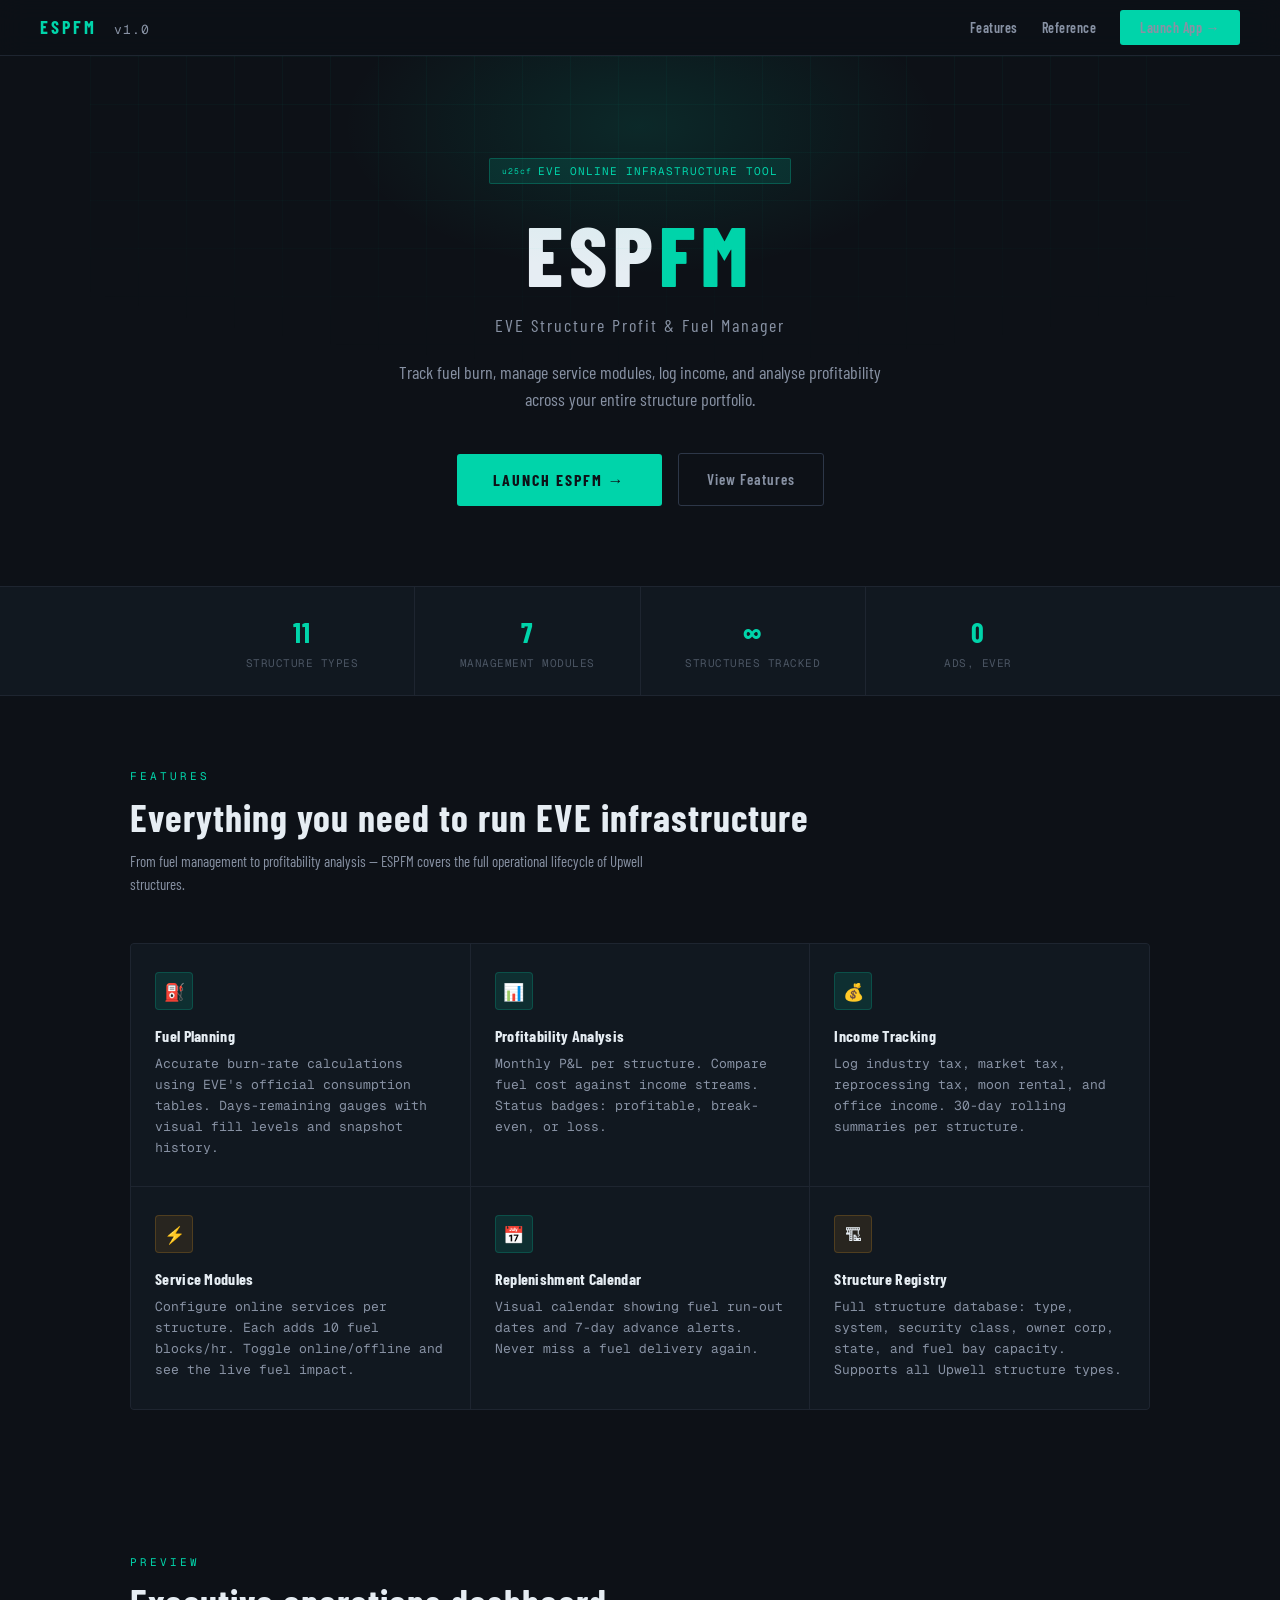
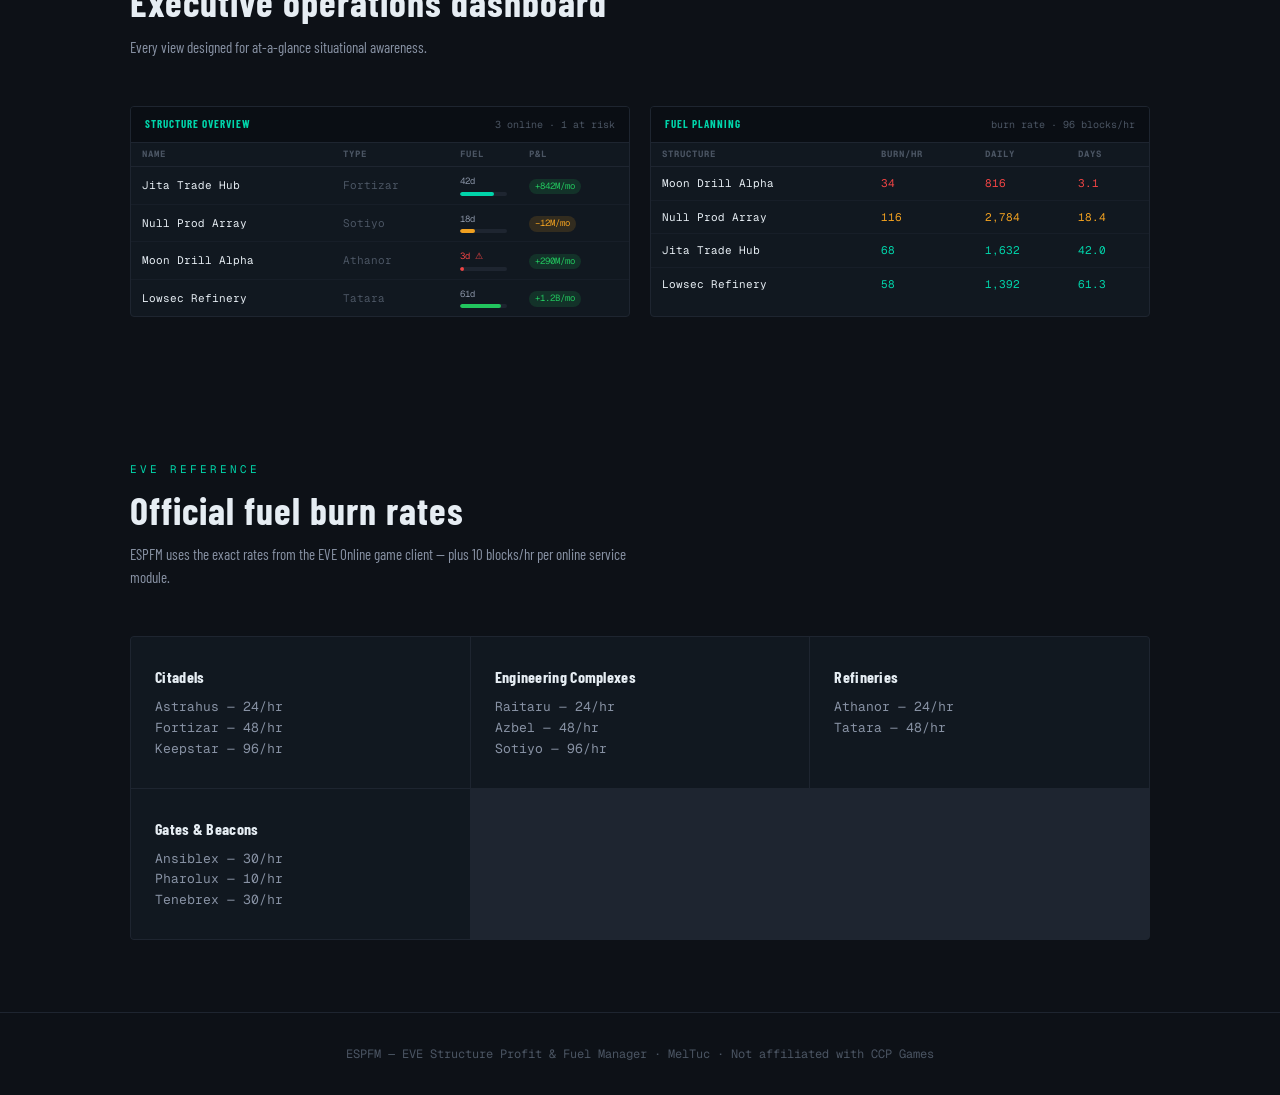
<file: templates/landing.html>
<!DOCTYPE html>
<html lang="en">
<head>
    <meta charset="UTF-8">
    <meta name="viewport" content="width=device-width, initial-scale=1.0">
    <title>ESPFM — EVE Structure Profit &amp; Fuel Manager</title>
    <meta name="description" content="Track structure fuel burn, operating costs, and profitability across your EVE Online infrastructure. Free, no ads.">
    <link rel="preconnect" href="https://fonts.googleapis.com">
    <link rel="preconnect" href="https://fonts.gstatic.com" crossorigin>
    <link href="https://fonts.googleapis.com/css2?family=Barlow+Condensed:wght@300;400;600;700;800&family=Geist+Mono:wght@400;500&display=swap" rel="stylesheet">
    <style>
        *, *::before, *::after { box-sizing: border-box; margin: 0; padding: 0; }
        :root {
            --bg:#0d1117; --bg2:#0a0e14; --surface:#111820; --border:#1e2530; --border2:#2d3748;
            --teal:#00d4aa; --teal-dim:rgba(0,212,170,0.12); --teal-glow:rgba(0,212,170,0.08);
            --amber:#f0a020; --amber-dim:rgba(240,160,32,0.10);
            --text:#e6edf3; --text-sub:#8892a4; --text-dim:#4b5563; --green:#22c55e;
        }
        html { scroll-behavior: smooth; }
        body { background:var(--bg); color:var(--text); font-family:'Barlow Condensed',sans-serif; line-height:1.5; overflow-x:hidden; }
        nav { position:sticky; top:0; z-index:100; display:flex; align-items:center; justify-content:space-between; padding:0 40px; height:56px; background:rgba(13,17,23,0.92); backdrop-filter:blur(12px); border-bottom:1px solid var(--border); }
        .nav-logo { font-size:18px; font-weight:700; color:var(--teal); letter-spacing:3px; }
        .nav-logo span { color:var(--text-sub); font-weight:400; font-size:13px; letter-spacing:1px; margin-left:10px; font-family:'Geist Mono',monospace; }
        .nav-links { display:flex; align-items:center; gap:24px; }
        .nav-links a { color:var(--text-sub); text-decoration:none; font-size:14px; font-weight:600; letter-spacing:0.5px; transition:color 0.15s; }
        .nav-links a:hover { color:var(--teal); }
        .btn-launch { padding:7px 20px; background:var(--teal); color:#0d1117; font-family:'Barlow Condensed',sans-serif; font-size:13px; font-weight:700; letter-spacing:1px; border:none; border-radius:3px; text-decoration:none; cursor:pointer; transition:opacity 0.15s; }
        .btn-launch:hover { opacity:0.88; }
        .hero { position:relative; padding:100px 40px 80px; text-align:center; overflow:hidden; }
        .hero-grid { position:absolute; inset:0; background-image:linear-gradient(rgba(0,212,170,0.04) 1px,transparent 1px),linear-gradient(90deg,rgba(0,212,170,0.04) 1px,transparent 1px); background-size:48px 48px; mask-image:radial-gradient(ellipse 80% 60% at 50% 0%,#000 40%,transparent 100%); }
        .hero-glow { position:absolute; top:-80px; left:50%; transform:translateX(-50%); width:600px; height:300px; background:radial-gradient(ellipse,rgba(0,212,170,0.12) 0%,transparent 70%); pointer-events:none; }
        .hero-badge { display:inline-flex; align-items:center; gap:6px; padding:4px 12px; background:var(--teal-dim); border:1px solid rgba(0,212,170,0.25); border-radius:2px; font-family:'Geist Mono',monospace; font-size:11px; color:var(--teal); letter-spacing:1px; margin-bottom:28px; }
        .hero-badge::before { content:'\u25cf'; font-size:8px; animation:pulse 2s infinite; }
        @keyframes pulse { 0%,100%{opacity:1} 50%{opacity:0.3} }
        .hero h1 { font-size:clamp(48px,8vw,84px); font-weight:800; letter-spacing:6px; color:var(--text); line-height:1; margin-bottom:16px; }
        .hero h1 span { color:var(--teal); }
        .hero-full { display:block; font-size:clamp(14px,2vw,18px); font-weight:400; color:var(--text-sub); letter-spacing:2px; margin-bottom:20px; }
        .hero-sub { font-size:clamp(15px,2vw,18px); color:var(--text-sub); max-width:520px; margin:0 auto 40px; font-weight:400; line-height:1.5; }
        .hero-actions { display:flex; align-items:center; justify-content:center; gap:16px; flex-wrap:wrap; }
        .btn-primary { display:inline-flex; align-items:center; gap:8px; padding:14px 36px; background:var(--teal); color:#0d1117; font-family:'Barlow Condensed',sans-serif; font-size:16px; font-weight:700; letter-spacing:2px; border:none; border-radius:3px; text-decoration:none; cursor:pointer; transition:all 0.15s; text-transform:uppercase; }
        .btn-primary:hover { opacity:0.88; transform:translateY(-1px); }
        .btn-secondary { display:inline-flex; align-items:center; gap:8px; padding:14px 28px; background:transparent; color:var(--text-sub); font-family:'Barlow Condensed',sans-serif; font-size:15px; font-weight:600; letter-spacing:1px; border:1px solid var(--border2); border-radius:3px; text-decoration:none; cursor:pointer; transition:all 0.15s; }
        .btn-secondary:hover { border-color:var(--teal); color:var(--teal); }
        .stats-bar-wrap { background:var(--surface); border-top:1px solid var(--border); border-bottom:1px solid var(--border); }
        .stats-bar { display:flex; justify-content:center; flex-wrap:wrap; max-width:900px; margin:0 auto; }
        .stat-item { flex:1; min-width:160px; padding:24px 32px; text-align:center; border-right:1px solid var(--border); }
        .stat-item:last-child { border-right:none; }
        .stat-val { font-size:28px; font-weight:700; color:var(--teal); letter-spacing:1px; }
        .stat-lbl { font-size:11px; color:var(--text-dim); font-family:'Geist Mono',monospace; margin-top:2px; letter-spacing:0.5px; }
        section { padding:72px 40px; max-width:1100px; margin:0 auto; }
        .section-label { font-family:'Geist Mono',monospace; font-size:11px; color:var(--teal); letter-spacing:3px; text-transform:uppercase; margin-bottom:10px; }
        .section-title { font-size:clamp(26px,4vw,38px); font-weight:700; letter-spacing:1px; color:var(--text); margin-bottom:10px; line-height:1.2; }
        .section-sub { font-size:15px; color:var(--text-sub); max-width:520px; margin-bottom:48px; }
        .feature-grid { display:grid; grid-template-columns:repeat(auto-fill,minmax(280px,1fr)); gap:1px; background:var(--border); border:1px solid var(--border); border-radius:4px; overflow:hidden; }
        .feature-card { background:var(--surface); padding:28px 24px; transition:background 0.15s; }
        .feature-card:hover { background:#131b24; }
        .feature-icon { width:38px; height:38px; display:flex; align-items:center; justify-content:center; background:var(--teal-dim); border:1px solid rgba(0,212,170,0.2); border-radius:4px; font-size:17px; margin-bottom:14px; }
        .feature-icon.amber { background:var(--amber-dim); border-color:rgba(240,160,32,0.2); }
        .feature-title { font-size:16px; font-weight:700; color:var(--text); margin-bottom:6px; letter-spacing:0.3px; }
        .feature-desc { font-size:13px; color:var(--text-sub); line-height:1.6; font-family:'Geist Mono',monospace; }
        .mock-wrap { display:grid; grid-template-columns:1fr 1fr; gap:20px; margin-top:48px; }
        @media(max-width:780px){.mock-wrap{grid-template-columns:1fr;}}
        .mock-panel { background:var(--surface); border:1px solid var(--border); border-radius:4px; overflow:hidden; }
        .mock-titlebar { background:var(--bg2); border-bottom:1px solid var(--border); padding:9px 14px; display:flex; align-items:center; justify-content:space-between; }
        .mock-title { font-size:11px; font-weight:700; letter-spacing:1px; color:var(--teal); }
        .mock-meta { font-size:10px; font-family:'Geist Mono',monospace; color:var(--text-dim); }
        .mock-table { width:100%; border-collapse:collapse; font-family:'Geist Mono',monospace; font-size:11px; }
        .mock-table th { padding:5px 11px; color:var(--text-dim); font-size:9px; letter-spacing:1px; text-align:left; border-bottom:1px solid var(--border); text-transform:uppercase; }
        .mock-table td { padding:8px 11px; border-bottom:1px solid rgba(30,37,48,0.5); color:var(--text-sub); }
        .mock-table td.name { color:var(--text); }
        .mock-table tr:last-child td { border-bottom:none; }
        .mock-teal { color:var(--teal)!important; }
        .mock-amber { color:var(--amber)!important; }
        .mock-danger { color:#ef4444!important; }
        .mock-green { color:var(--green)!important; }
        .mock-dim { color:var(--text-dim)!important; }
        .pill-s { display:inline-block;padding:1px 6px;border-radius:8px;font-size:9px; }
        .pill-s.profitable { background:rgba(34,197,94,0.15);color:#22c55e; }
        .pill-s.loss { background:rgba(239,68,68,0.15);color:#ef4444; }
        .pill-s.warn { background:rgba(240,160,32,0.15);color:#f0a020; }
        .gauge-s { height:4px;background:#1e2530;border-radius:2px;margin-top:3px;overflow:hidden; }
        .gauge-fill { height:100%;border-radius:2px; }
        footer { border-top:1px solid var(--border); padding:32px 40px; text-align:center; color:var(--text-dim); font-size:12px; font-family:'Geist Mono',monospace; }
    </style>
</head>
<body>

<nav>
    <div class="nav-logo">ESPFM <span>v1.0</span></div>
    <div class="nav-links">
        <a href="#features">Features</a>
        <a href="#reference">Reference</a>
        <a href="/app/" class="btn-launch">Launch App &rarr;</a>
    </div>
</nav>

<section class="hero">
    <div class="hero-grid"></div>
    <div class="hero-glow"></div>
    <div class="hero-badge">EVE ONLINE INFRASTRUCTURE TOOL</div>
    <h1>ESP<span>FM</span></h1>
    <span class="hero-full">EVE Structure Profit &amp; Fuel Manager</span>
    <p class="hero-sub">Track fuel burn, manage service modules, log income, and analyse profitability across your entire structure portfolio.</p>
    <div class="hero-actions">
        <a href="/app/" class="btn-primary">Launch ESPFM &rarr;</a>
        <a href="#features" class="btn-secondary">View Features</a>
    </div>
</section>

<div class="stats-bar-wrap">
    <div class="stats-bar">
        <div class="stat-item"><div class="stat-val">11</div><div class="stat-lbl">STRUCTURE TYPES</div></div>
        <div class="stat-item"><div class="stat-val">7</div><div class="stat-lbl">MANAGEMENT MODULES</div></div>
        <div class="stat-item"><div class="stat-val">&infin;</div><div class="stat-lbl">STRUCTURES TRACKED</div></div>
        <div class="stat-item"><div class="stat-val">0</div><div class="stat-lbl">ADS, EVER</div></div>
    </div>
</div>

<section id="features">
    <div class="section-label">Features</div>
    <div class="section-title">Everything you need to run EVE infrastructure</div>
    <p class="section-sub">From fuel management to profitability analysis &mdash; ESPFM covers the full operational lifecycle of Upwell structures.</p>
    <div class="feature-grid">
        <div class="feature-card"><div class="feature-icon">&#9981;</div><div class="feature-title">Fuel Planning</div><div class="feature-desc">Accurate burn-rate calculations using EVE's official consumption tables. Days-remaining gauges with visual fill levels and snapshot history.</div></div>
        <div class="feature-card"><div class="feature-icon">&#128202;</div><div class="feature-title">Profitability Analysis</div><div class="feature-desc">Monthly P&amp;L per structure. Compare fuel cost against income streams. Status badges: profitable, break-even, or loss.</div></div>
        <div class="feature-card"><div class="feature-icon">&#128176;</div><div class="feature-title">Income Tracking</div><div class="feature-desc">Log industry tax, market tax, reprocessing tax, moon rental, and office income. 30-day rolling summaries per structure.</div></div>
        <div class="feature-card"><div class="feature-icon amber">&#9889;</div><div class="feature-title">Service Modules</div><div class="feature-desc">Configure online services per structure. Each adds 10 fuel blocks/hr. Toggle online/offline and see the live fuel impact.</div></div>
        <div class="feature-card"><div class="feature-icon">&#128197;</div><div class="feature-title">Replenishment Calendar</div><div class="feature-desc">Visual calendar showing fuel run-out dates and 7-day advance alerts. Never miss a fuel delivery again.</div></div>
        <div class="feature-card"><div class="feature-icon amber">&#127959;</div><div class="feature-title">Structure Registry</div><div class="feature-desc">Full structure database: type, system, security class, owner corp, state, and fuel bay capacity. Supports all Upwell structure types.</div></div>
    </div>
</section>

<section>
    <div class="section-label">Preview</div>
    <div class="section-title">Executive operations dashboard</div>
    <p class="section-sub">Every view designed for at-a-glance situational awareness.</p>
    <div class="mock-wrap">
        <div class="mock-panel">
            <div class="mock-titlebar"><span class="mock-title">STRUCTURE OVERVIEW</span><span class="mock-meta">3 online &middot; 1 at risk</span></div>
            <table class="mock-table">
                <thead><tr><th>Name</th><th>Type</th><th>Fuel</th><th>P&amp;L</th></tr></thead>
                <tbody>
                    <tr><td class="name">Jita Trade Hub</td><td class="mock-dim">Fortizar</td><td><div style="font-size:9px">42d</div><div class="gauge-s"><div class="gauge-fill" style="width:72%;background:#00d4aa"></div></div></td><td><span class="pill-s profitable">+842M/mo</span></td></tr>
                    <tr><td class="name">Null Prod Array</td><td class="mock-dim">Sotiyo</td><td><div style="font-size:9px">18d</div><div class="gauge-s"><div class="gauge-fill" style="width:31%;background:#f0a020"></div></div></td><td><span class="pill-s warn">&minus;12M/mo</span></td></tr>
                    <tr><td class="name">Moon Drill Alpha</td><td class="mock-dim">Athanor</td><td><div style="font-size:9px;color:#ef4444">3d &#9888;</div><div class="gauge-s"><div class="gauge-fill" style="width:8%;background:#ef4444"></div></div></td><td><span class="pill-s profitable">+290M/mo</span></td></tr>
                    <tr><td class="name">Lowsec Refinery</td><td class="mock-dim">Tatara</td><td><div style="font-size:9px">61d</div><div class="gauge-s"><div class="gauge-fill" style="width:88%;background:#22c55e"></div></div></td><td><span class="pill-s profitable">+1.2B/mo</span></td></tr>
                </tbody>
            </table>
        </div>
        <div class="mock-panel">
            <div class="mock-titlebar"><span class="mock-title">FUEL PLANNING</span><span class="mock-meta">burn rate &middot; 96 blocks/hr</span></div>
            <table class="mock-table">
                <thead><tr><th>Structure</th><th>Burn/hr</th><th>Daily</th><th>Days</th></tr></thead>
                <tbody>
                    <tr><td class="name">Moon Drill Alpha</td><td class="mock-danger">34</td><td class="mock-danger">816</td><td class="mock-danger">3.1</td></tr>
                    <tr><td class="name">Null Prod Array</td><td class="mock-amber">116</td><td class="mock-amber">2,784</td><td class="mock-amber">18.4</td></tr>
                    <tr><td class="name">Jita Trade Hub</td><td class="mock-teal">68</td><td class="mock-teal">1,632</td><td class="mock-teal">42.0</td></tr>
                    <tr><td class="name">Lowsec Refinery</td><td class="mock-teal">58</td><td class="mock-teal">1,392</td><td class="mock-teal">61.3</td></tr>
                </tbody>
            </table>
        </div>
    </div>
</section>

<section id="reference">
    <div class="section-label">EVE Reference</div>
    <div class="section-title">Official fuel burn rates</div>
    <p class="section-sub">ESPFM uses the exact rates from the EVE Online game client &mdash; plus 10 blocks/hr per online service module.</p>
    <div class="feature-grid">
        <div class="feature-card"><div class="feature-title">Citadels</div><div class="feature-desc" style="margin-top:8px">Astrahus &mdash; 24/hr<br>Fortizar &mdash; 48/hr<br>Keepstar &mdash; 96/hr</div></div>
        <div class="feature-card"><div class="feature-title">Engineering Complexes</div><div class="feature-desc" style="margin-top:8px">Raitaru &mdash; 24/hr<br>Azbel &mdash; 48/hr<br>Sotiyo &mdash; 96/hr</div></div>
        <div class="feature-card"><div class="feature-title">Refineries</div><div class="feature-desc" style="margin-top:8px">Athanor &mdash; 24/hr<br>Tatara &mdash; 48/hr</div></div>
        <div class="feature-card"><div class="feature-title">Gates &amp; Beacons</div><div class="feature-desc" style="margin-top:8px">Ansiblex &mdash; 30/hr<br>Pharolux &mdash; 10/hr<br>Tenebrex &mdash; 30/hr</div></div>
    </div>
</section>

<footer>
    ESPFM &mdash; EVE Structure Profit &amp; Fuel Manager &middot; MelTuc &middot; Not affiliated with CCP Games
</footer>

</body>
</html>
</file>
